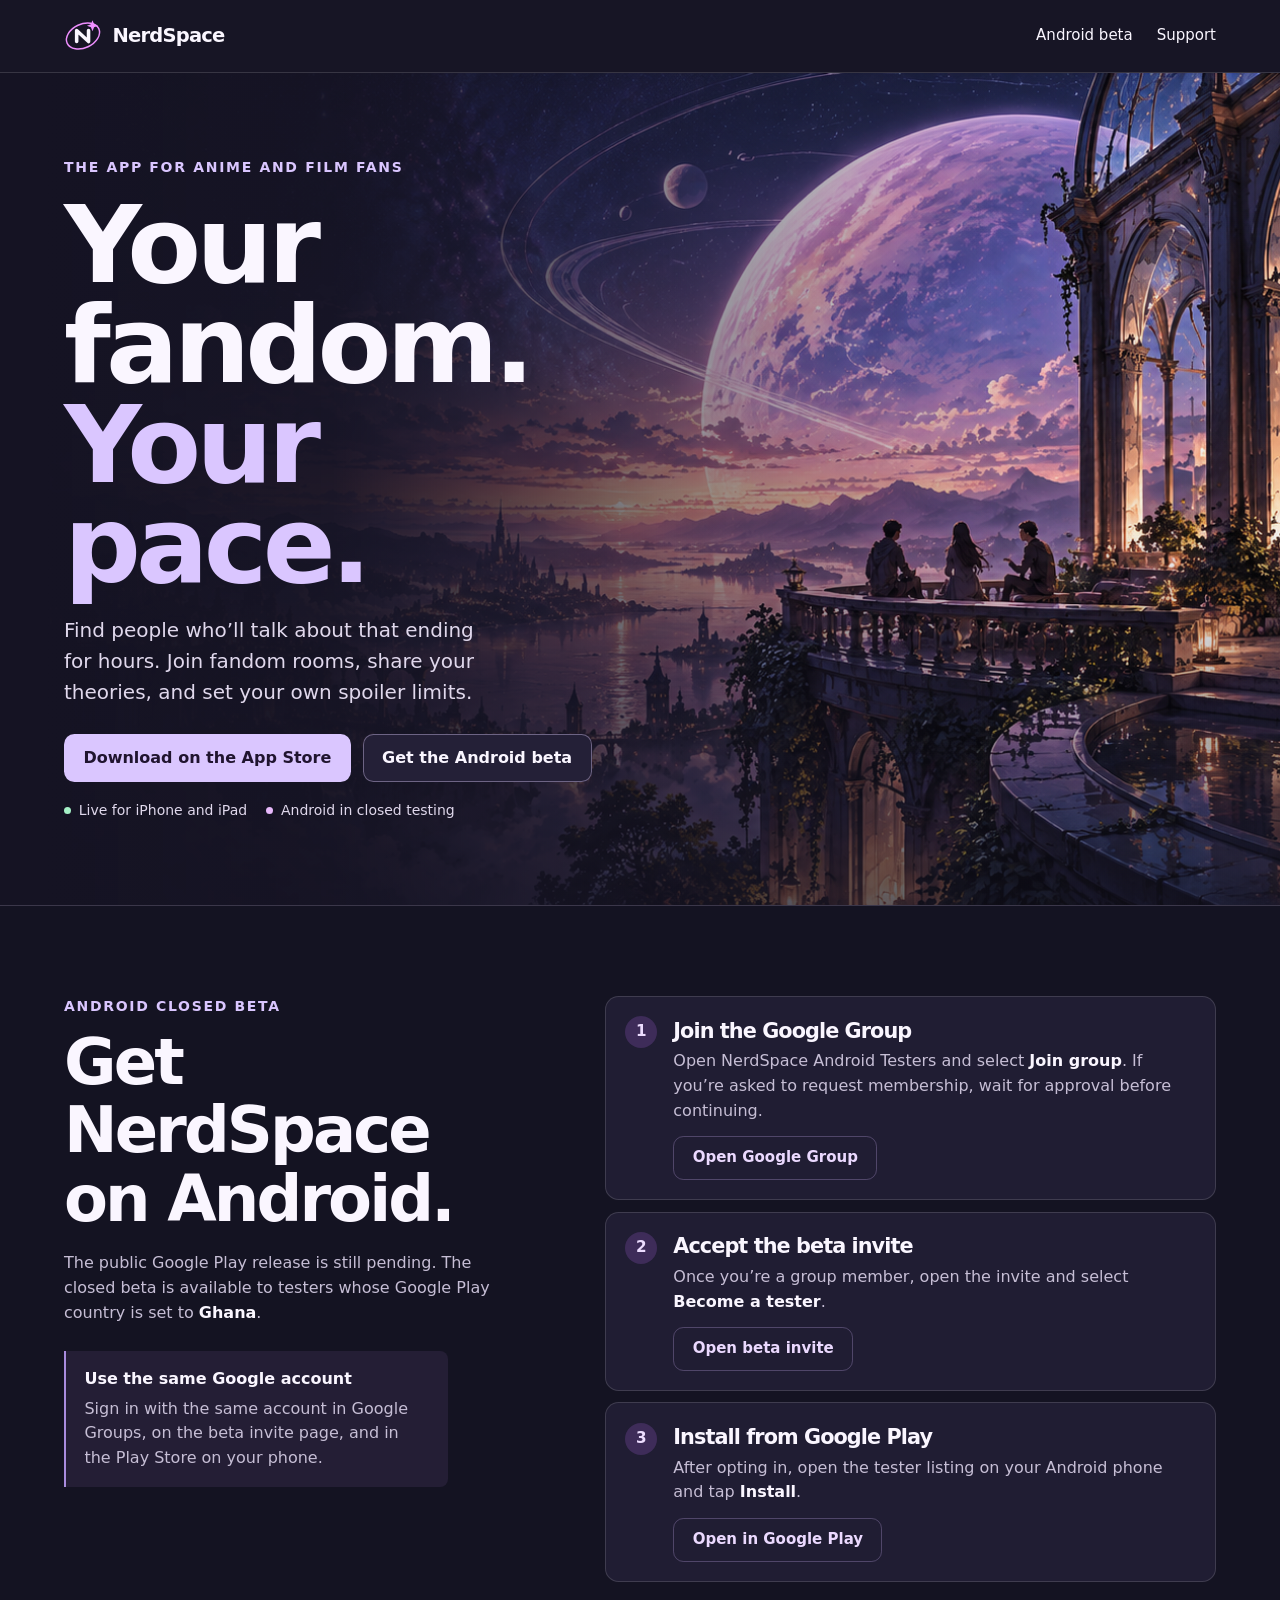
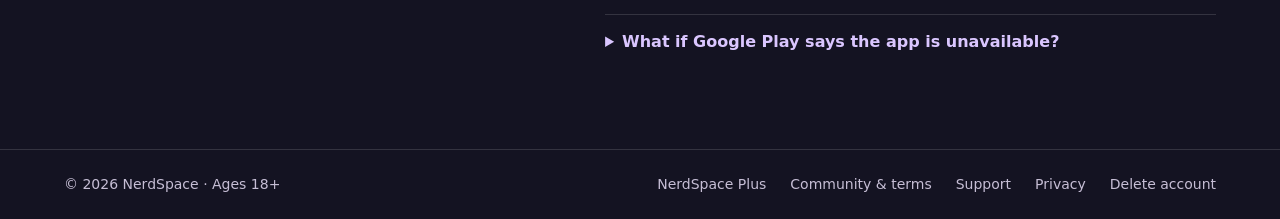
<file: index.html>
<!doctype html>
<html lang="en">
<head>
  <meta charset="utf-8">
  <meta name="viewport" content="width=device-width, initial-scale=1">
  <meta http-equiv="Content-Security-Policy" content="default-src 'none'; style-src 'self'; img-src 'self'; base-uri 'none'; form-action 'none'">
  <meta name="description" content="NerdSpace is a home for anime and film fans. Get the app for iPhone on the App Store or join the closed Android beta in Ghana.">
  <meta property="og:type" content="website">
  <meta property="og:title" content="NerdSpace · Your fandom. Your pace.">
  <meta property="og:description" content="A home for anime and film fans. Live on the App Store, with a closed Android beta in Ghana.">
  <meta property="og:url" content="https://junior-99.github.io/nerdspace-site/">
  <meta property="og:image" content="https://junior-99.github.io/nerdspace-site/assets/nerdspace-observatory.png">
  <title>NerdSpace · Your fandom. Your pace.</title>
  <link rel="canonical" href="https://junior-99.github.io/nerdspace-site/">
  <link rel="icon" href="./assets/logo.svg" type="image/svg+xml">
  <link rel="stylesheet" href="./assets/landing.css">
</head>
<body>
  <a class="skip-link" href="#main">Skip to content</a>
  <header class="site-header">
    <nav class="container header-inner" aria-label="Main">
      <a class="wordmark" href="./"><img src="./assets/logo.svg" alt="" width="38" height="38">NerdSpace</a>
      <div class="navigation">
        <a href="#android">Android beta</a>
        <a href="./support/">Support</a>
      </div>
    </nav>
  </header>

  <main id="main">
    <section class="launch" aria-labelledby="launch-title">
      <picture class="launch-art">
        <img src="./assets/nerdspace-observatory.png" alt="" width="1916" height="821" fetchpriority="high">
      </picture>
      <div class="container launch-content">
        <div class="launch-copy">
          <p class="eyebrow">The app for anime and film fans</p>
          <h1 id="launch-title">Your fandom.<br><em>Your pace.</em></h1>
          <p class="intro">Find people who’ll talk about that ending for hours. Join fandom rooms, share your theories, and set your own spoiler limits.</p>
          <div class="launch-actions">
            <a class="button button-primary" href="https://apps.apple.com/app/nerdspace/id6827455402">Download on the App Store</a>
            <a class="button button-secondary" href="#android">Get the Android beta</a>
          </div>
          <p class="availability"><span>Live for iPhone and iPad</span><span>Android in closed testing</span></p>
        </div>
      </div>
    </section>

    <section id="android" class="container beta" aria-labelledby="beta-title">
      <div class="beta-intro">
        <p class="eyebrow">Android closed beta</p>
        <h2 id="beta-title">Get NerdSpace<br>on Android.</h2>
        <p>The public Google Play release is still pending. The closed beta is available to testers whose Google Play country is set to <strong>Ghana</strong>.</p>
        <aside class="account-tip">
          <strong>Use the same Google account</strong>
          <p>Sign in with the same account in Google Groups, on the beta invite page, and in the Play Store on your phone.</p>
        </aside>
      </div>

      <ol class="steps" role="list">
        <li>
          <span class="step-number" aria-hidden="true">1</span>
          <div>
            <h3>Join the Google Group</h3>
            <p>Open NerdSpace Android Testers and select <strong>Join group</strong>. If you’re asked to request membership, wait for approval before continuing.</p>
            <a class="button step-button" href="https://groups.google.com/g/nerdspace-android-testers" target="_blank" rel="noopener">Open Google Group<span class="sr-only"> (opens in a new tab)</span></a>
          </div>
        </li>
        <li>
          <span class="step-number" aria-hidden="true">2</span>
          <div>
            <h3>Accept the beta invite</h3>
            <p>Once you’re a group member, open the invite and select <strong>Become a tester</strong>.</p>
            <a class="button step-button" href="https://play.google.com/apps/testing/com.theomj.nerdspace" target="_blank" rel="noopener">Open beta invite<span class="sr-only"> (opens in a new tab)</span></a>
          </div>
        </li>
        <li>
          <span class="step-number" aria-hidden="true">3</span>
          <div>
            <h3>Install from Google Play</h3>
            <p>After opting in, open the tester listing on your Android phone and tap <strong>Install</strong>.</p>
            <a class="button step-button" href="https://play.google.com/store/apps/details?id=com.theomj.nerdspace">Open in Google Play</a>
          </div>
        </li>
      </ol>

      <details class="beta-help">
        <summary>What if Google Play says the app is unavailable?</summary>
        <p>Check that your Google Group membership is active, the invite says you’re a tester, and your Play Store account is set to Ghana. If you just opted in, give Google Play a few minutes and try again. <a href="./support/">Contact NerdSpace support</a> if you’re still stuck.</p>
      </details>
    </section>
  </main>

  <footer class="site-footer">
    <div class="container footer-inner">
      <span>© 2026 NerdSpace · Ages 18+</span>
      <nav aria-label="Footer">
        <a href="./plus/">NerdSpace Plus</a>
        <a href="./community/">Community &amp; terms</a>
        <a href="./support/">Support</a>
        <a href="./privacy/">Privacy</a>
        <a href="./delete-account/">Delete account</a>
      </nav>
    </div>
  </footer>
</body>
</html>
</file>
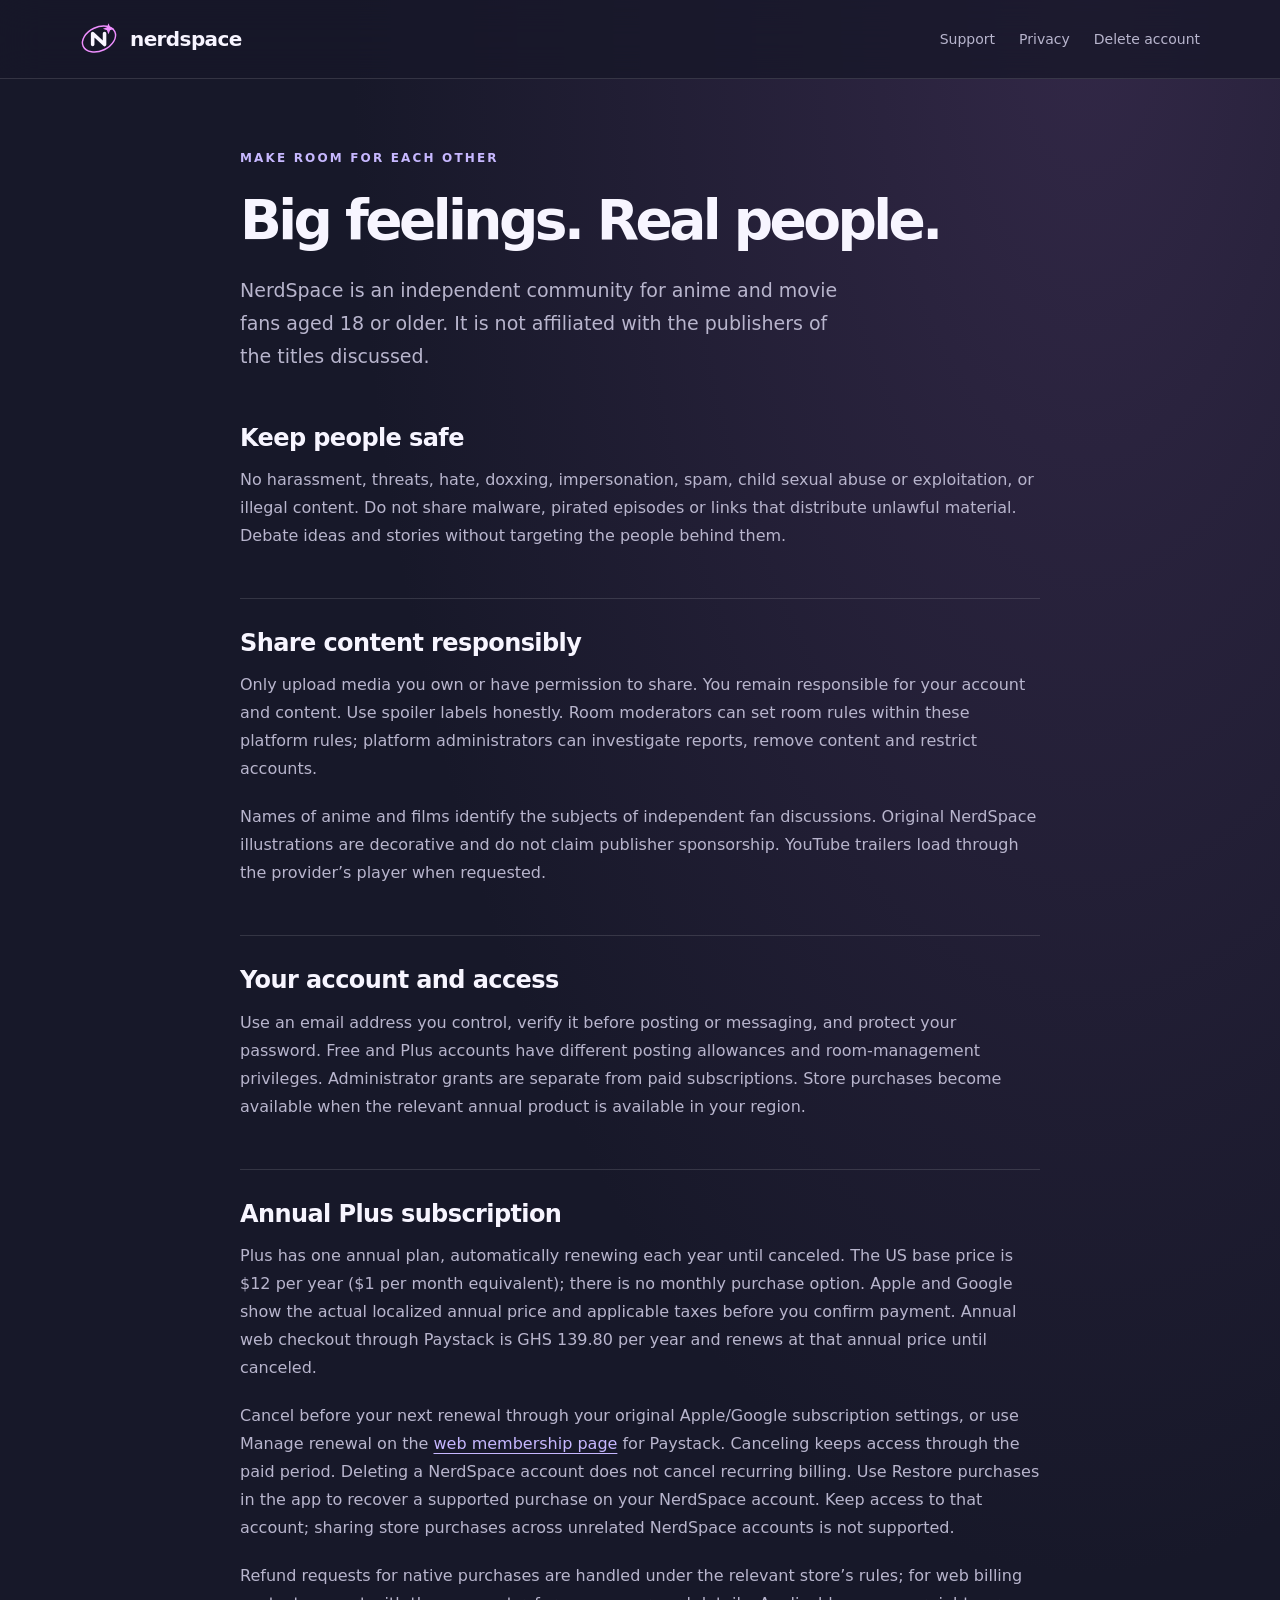
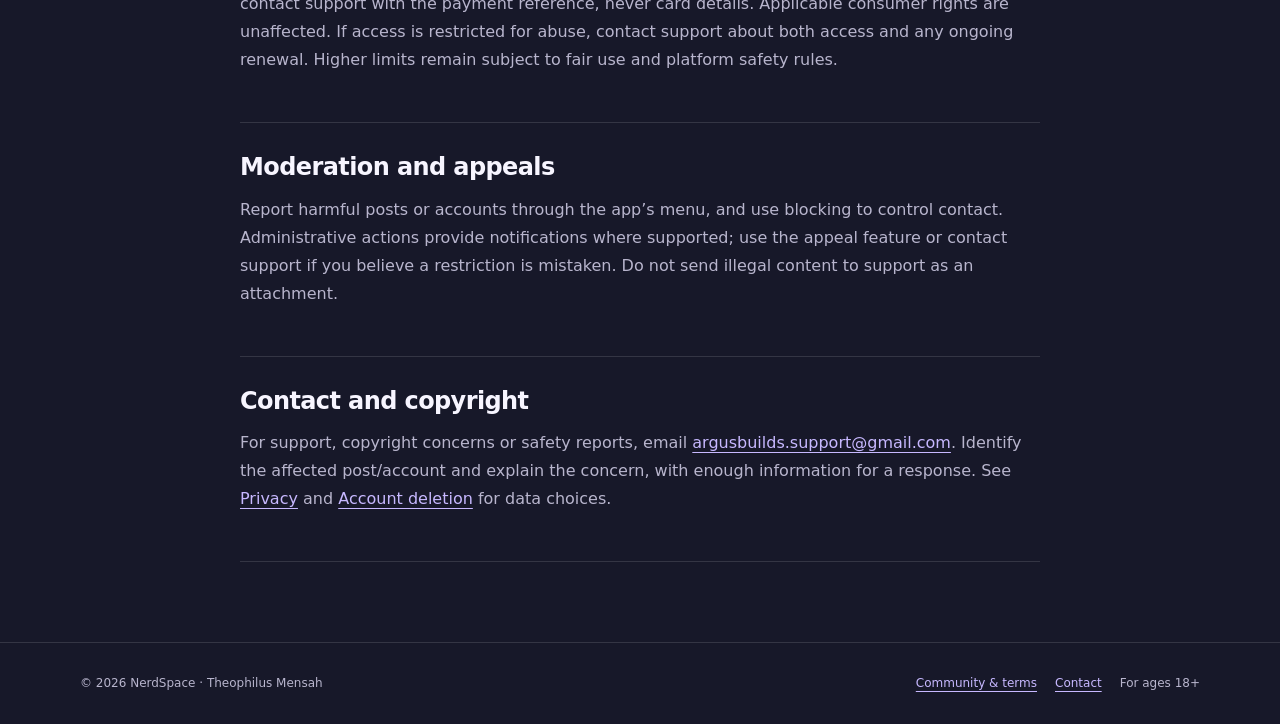
<file: community/index.html>
<!doctype html>
<html lang="en">
  <head>
    <meta charset="utf-8" />
<meta http-equiv="Content-Security-Policy" content="default-src 'self'; script-src 'self' https://www.gstatic.com; style-src 'self' 'unsafe-inline'; img-src 'self' data:; font-src 'self'; connect-src 'self' https://identitytoolkit.googleapis.com https://securetoken.googleapis.com https://firebaseinstallations.googleapis.com https://us-central1-nerdspace-junior-2026.cloudfunctions.net; frame-src https://nerdspace-junior-2026.firebaseapp.com; object-src 'none'; base-uri 'self'; form-action 'self'; upgrade-insecure-requests">
    <meta name="viewport" content="width=device-width,initial-scale=1" />
    <meta
      name="description"
      content="NerdSpace — anime and movie communities, support, privacy and account help."
    />
    <title>Community and terms · NerdSpace</title>
    <link rel="icon" href="../assets/logo.svg" />
    <link rel="stylesheet" href="../assets/site.css" />
  </head>
  <body>
    <a class="skip" href="#main">Skip to content</a>
    <header>
      <nav class="wrap" aria-label="Main">
        <a class="brand" href="../"
          ><img
            src="../assets/logo.svg"
            alt=""
            width="38"
            height="38"
          />nerdspace</a
        >
        <div class="links">
          <a href="../support/">Support</a><a href="../privacy/">Privacy</a
          ><a href="../delete-account/">Delete account</a>
        </div>
      </nav>
    </header>
    <main class="wrap" id="main">
      <article class="page">
        <span class="eyebrow">Make room for each other</span>
        <h1>Big feelings. Real people.</h1>
        <p class="lead">
          NerdSpace is an independent community for anime and movie fans aged 18
          or older. It is not affiliated with the publishers of the titles
          discussed.
        </p>
        <section>
          <h2>Keep people safe</h2>
          <p>
            No harassment, threats, hate, doxxing, impersonation, spam, child
            sexual abuse or exploitation, or illegal content. Do not share
            malware, pirated episodes or links that distribute unlawful
            material. Debate ideas and stories without targeting the people
            behind them.
          </p>
        </section>
        <section>
          <h2>Share content responsibly</h2>
          <p>
            Only upload media you own or have permission to share. You remain
            responsible for your account and content. Use spoiler labels
            honestly. Room moderators can set room rules within these platform
            rules; platform administrators can investigate reports, remove
            content and restrict accounts.
          </p>
          <p>
            Names of anime and films identify the subjects of independent fan
            discussions. Original NerdSpace illustrations are decorative and do
            not claim publisher sponsorship. YouTube trailers load through the
            provider’s player when requested.
          </p>
        </section>
        <section>
          <h2>Your account and access</h2>
          <p>
            Use an email address you control, verify it before posting or
            messaging, and protect your password. Free and Plus accounts have
            different posting allowances and room-management privileges.
            Administrator grants are separate from paid subscriptions. Store
            purchases become available when the relevant annual product is
            available in your region.
          </p>
        </section>
        <section>
          <h2>Annual Plus subscription</h2>
          <p>
            Plus has one annual plan, automatically renewing each year until
            canceled. The US base price is $12 per year ($1 per month
            equivalent); there is no monthly purchase option. Apple and Google
            show the actual localized annual price and applicable taxes before
            you confirm payment. Annual web checkout through Paystack is GHS
            139.80 per year and renews at that annual price until canceled.
          </p>
          <p>
            Cancel before your next renewal through your original Apple/Google
            subscription settings, or use Manage renewal on the
            <a href="../plus/">web membership page</a> for Paystack. Canceling
            keeps access through the paid period. Deleting a NerdSpace account
            does not cancel recurring billing. Use Restore purchases in the app
            to recover a supported purchase on your NerdSpace account. Keep
            access to that account; sharing store purchases across unrelated
            NerdSpace accounts is not supported.
          </p>
          <p>
            Refund requests for native purchases are handled under the relevant
            store’s rules; for web billing contact support with the payment
            reference, never card details. Applicable consumer rights are
            unaffected. If access is restricted for abuse, contact support about
            both access and any ongoing renewal. Higher limits remain subject to
            fair use and platform safety rules.
          </p>
        </section>
        <section>
          <h2>Moderation and appeals</h2>
          <p>
            Report harmful posts or accounts through the app’s menu, and use
            blocking to control contact. Administrative actions provide
            notifications where supported; use the appeal feature or contact
            support if you believe a restriction is mistaken. Do not send
            illegal content to support as an attachment.
          </p>
        </section>
        <section>
          <h2>Contact and copyright</h2>
          <p>
            For support, copyright concerns or safety reports, email
            <a href="mailto:argusbuilds.support@gmail.com"
              >argusbuilds.support@gmail.com</a
            >. Identify the affected post/account and explain the concern, with
            enough information for a response. See
            <a href="../privacy/">Privacy</a> and
            <a href="../delete-account/">Account deletion</a> for data choices.
          </p>
        </section>
      </article>
    </main>
    <footer>
      <div class="wrap foot">
        <span>© 2026 NerdSpace · Theophilus Mensah</span>
        <div>
          <a href="../community/">Community &amp; terms</a
          ><a href="mailto:argusbuilds.support@gmail.com">Contact</a
          ><span>For ages 18+</span>
        </div>
      </div>
    </footer>
  </body>
</html>
</file>
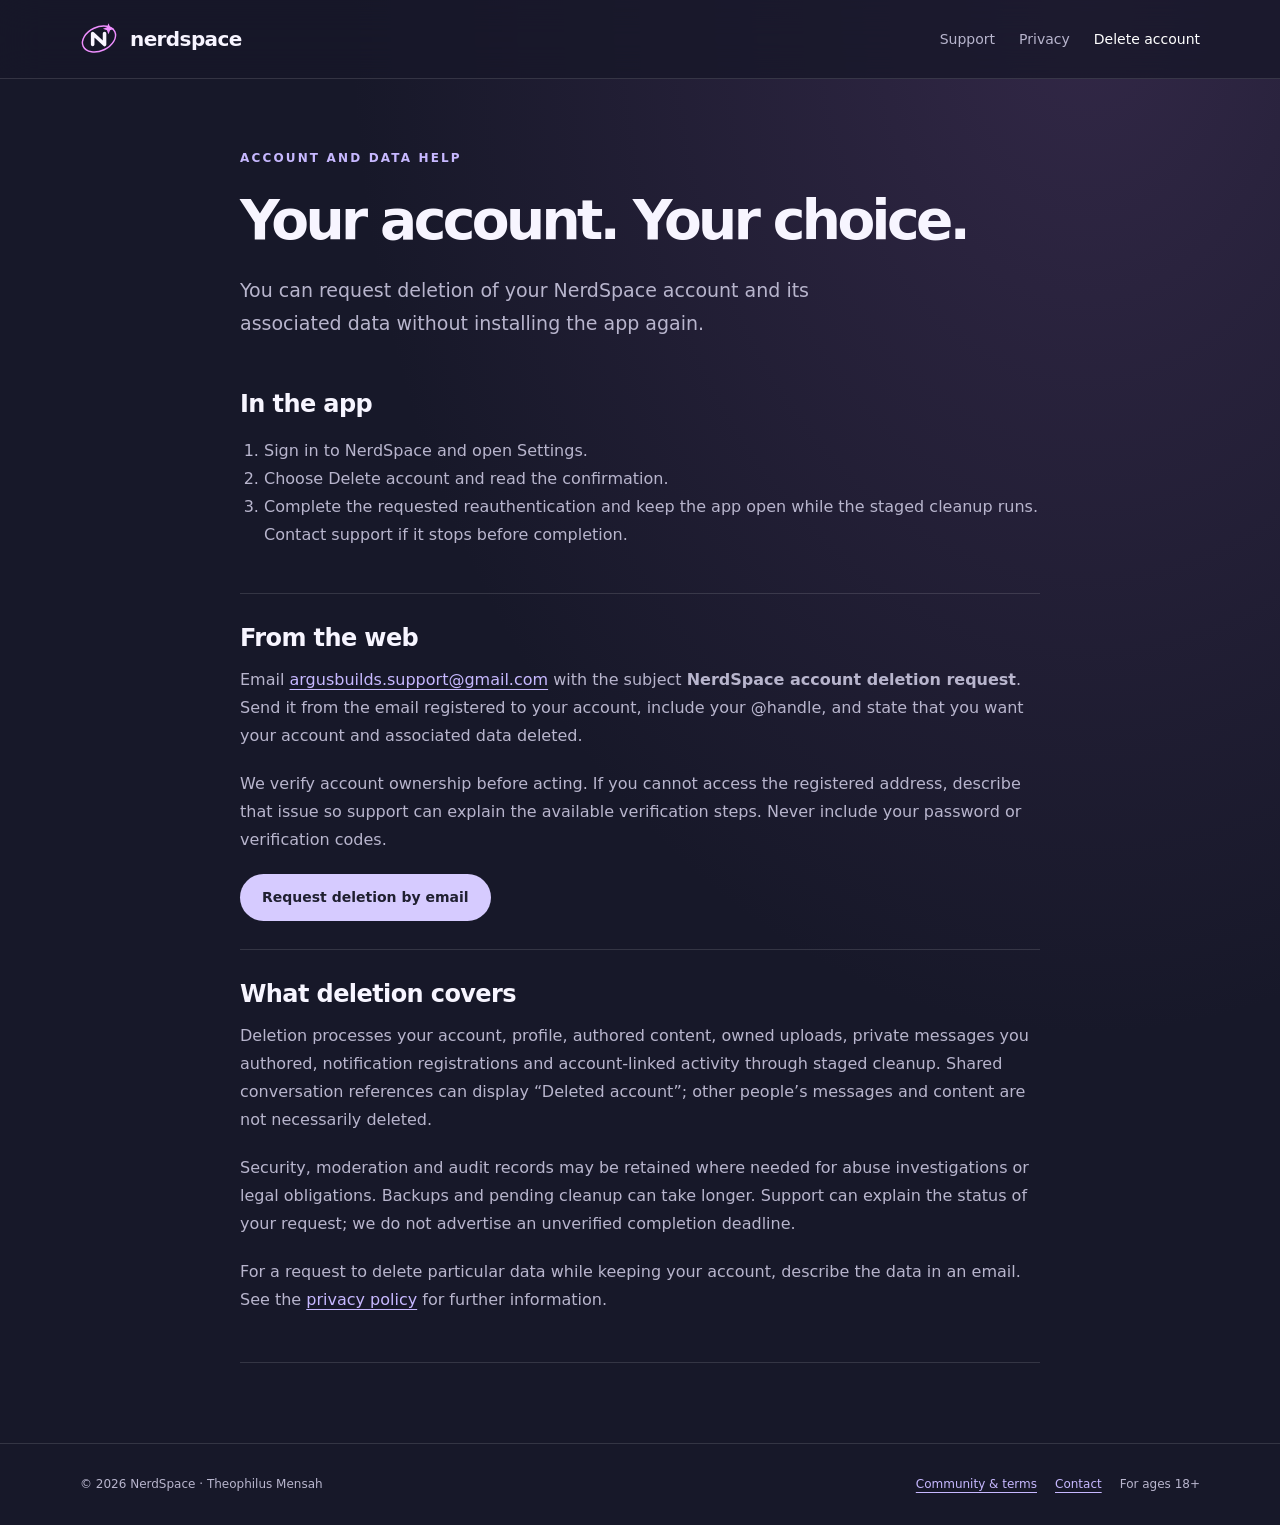
<file: delete-account/index.html>
<!doctype html><html lang="en"><head><meta charset="utf-8">
<meta http-equiv="Content-Security-Policy" content="default-src 'self'; script-src 'self' https://www.gstatic.com; style-src 'self' 'unsafe-inline'; img-src 'self' data:; font-src 'self'; connect-src 'self' https://identitytoolkit.googleapis.com https://securetoken.googleapis.com https://firebaseinstallations.googleapis.com https://us-central1-nerdspace-junior-2026.cloudfunctions.net; frame-src https://nerdspace-junior-2026.firebaseapp.com; object-src 'none'; base-uri 'self'; form-action 'self'; upgrade-insecure-requests"><meta name="viewport" content="width=device-width,initial-scale=1"><meta name="description" content="NerdSpace — anime and movie communities, support, privacy and account help."><title>Delete your account · NerdSpace</title><link rel="icon" href="../assets/logo.svg"><link rel="stylesheet" href="../assets/site.css"></head><body><a class="skip" href="#main">Skip to content</a><header><nav class="wrap" aria-label="Main"><a class="brand" href="../"><img src="../assets/logo.svg" alt="" width="38" height="38">nerdspace</a><div class="links"><a href="../support/">Support</a><a href="../privacy/">Privacy</a><a href="../delete-account/" aria-current="page">Delete account</a></div></nav></header><main class="wrap" id="main"><article class="page"><span class="eyebrow">Account and data help</span><h1>Your account. Your choice.</h1><p class="lead">You can request deletion of your NerdSpace account and its associated data without installing the app again.</p><section><h2>In the app</h2><ol><li>Sign in to NerdSpace and open Settings.</li><li>Choose Delete account and read the confirmation.</li><li>Complete the requested reauthentication and keep the app open while the staged cleanup runs. Contact support if it stops before completion.</li></ol></section><section><h2>From the web</h2><p>Email <a href="mailto:argusbuilds.support@gmail.com?subject=NerdSpace%20account%20deletion%20request">argusbuilds.support@gmail.com</a> with the subject <strong>NerdSpace account deletion request</strong>. Send it from the email registered to your account, include your @handle, and state that you want your account and associated data deleted.</p><p>We verify account ownership before acting. If you cannot access the registered address, describe that issue so support can explain the available verification steps. Never include your password or verification codes.</p><a class="pill" href="mailto:argusbuilds.support@gmail.com?subject=NerdSpace%20account%20deletion%20request">Request deletion by email</a></section><section><h2>What deletion covers</h2><p>Deletion processes your account, profile, authored content, owned uploads, private messages you authored, notification registrations and account-linked activity through staged cleanup. Shared conversation references can display “Deleted account”; other people’s messages and content are not necessarily deleted.</p><p>Security, moderation and audit records may be retained where needed for abuse investigations or legal obligations. Backups and pending cleanup can take longer. Support can explain the status of your request; we do not advertise an unverified completion deadline.</p><p>For a request to delete particular data while keeping your account, describe the data in an email. See the <a href="../privacy/">privacy policy</a> for further information.</p></section></article></main><footer><div class="wrap foot"><span>© 2026 NerdSpace · Theophilus Mensah</span><div><a href="../community/">Community &amp; terms</a><a href="mailto:argusbuilds.support@gmail.com">Contact</a><span>For ages 18+</span></div></div></footer></body></html>
</file>
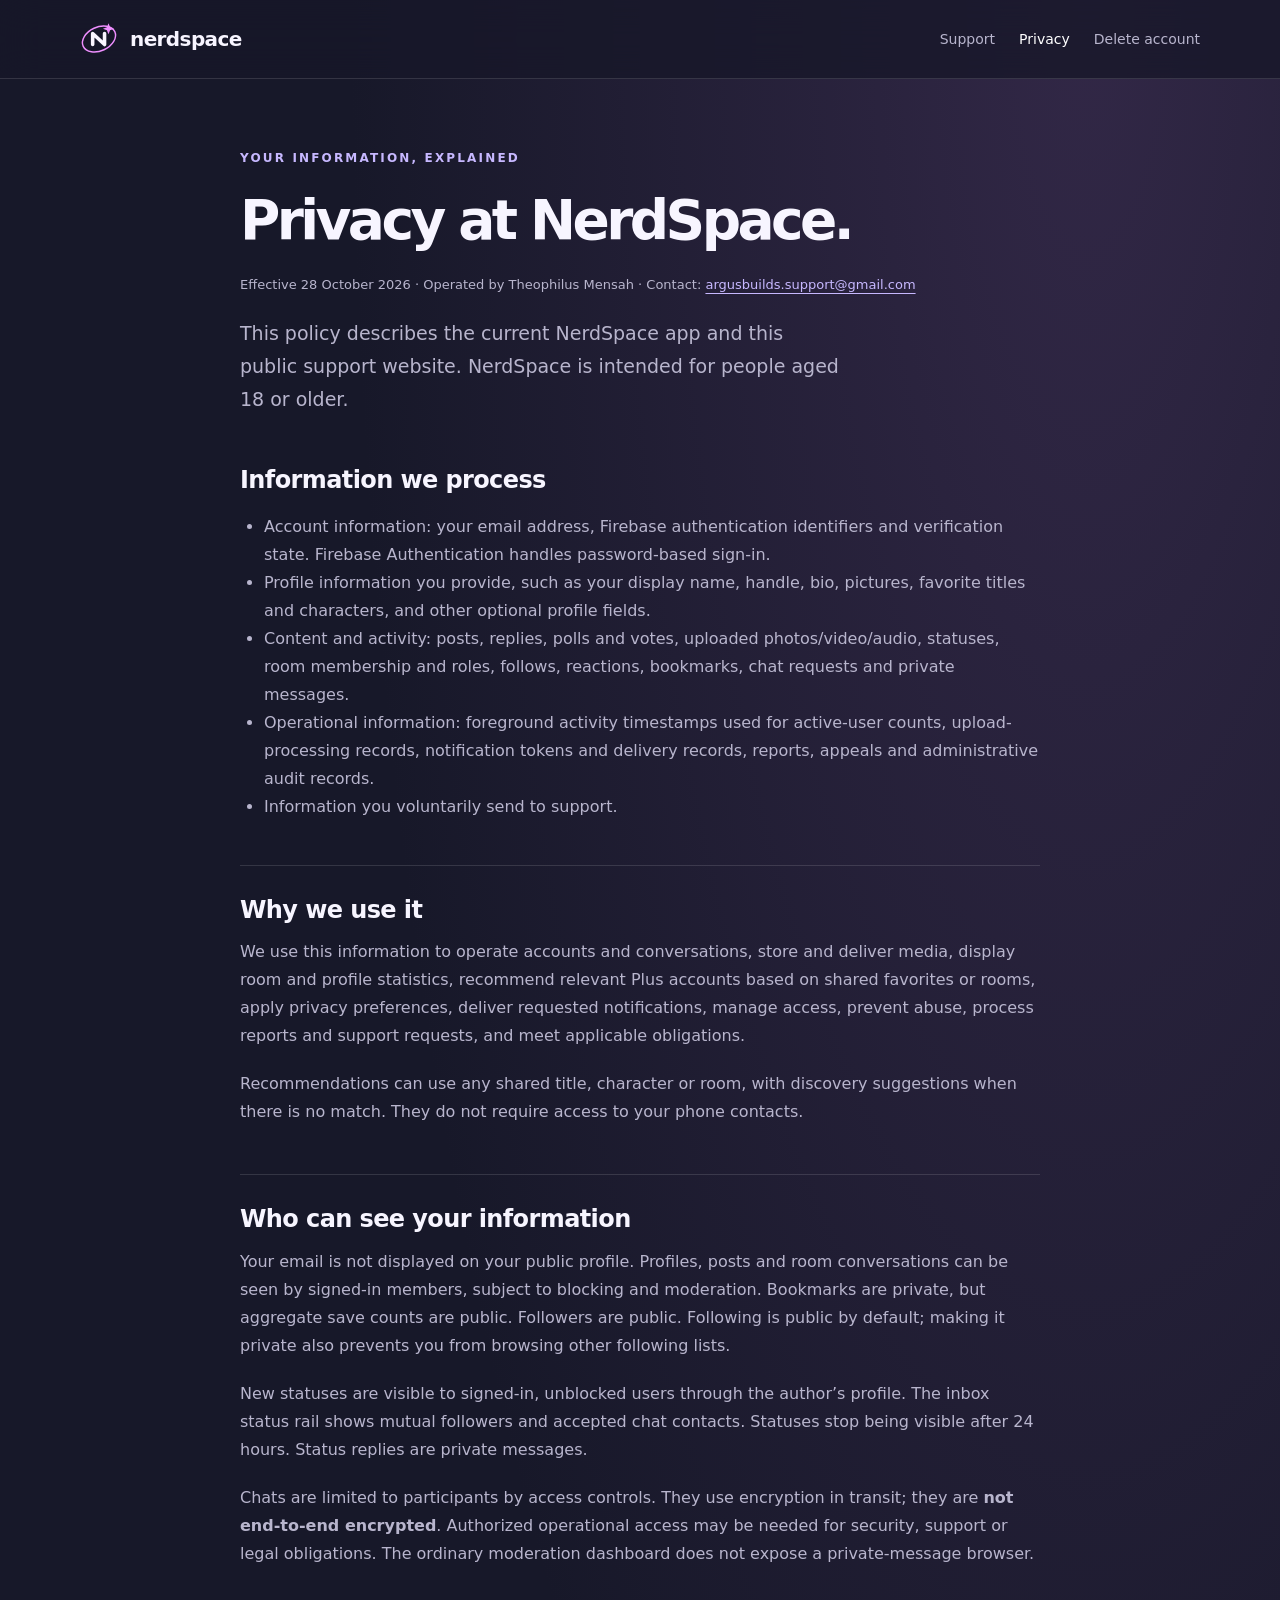
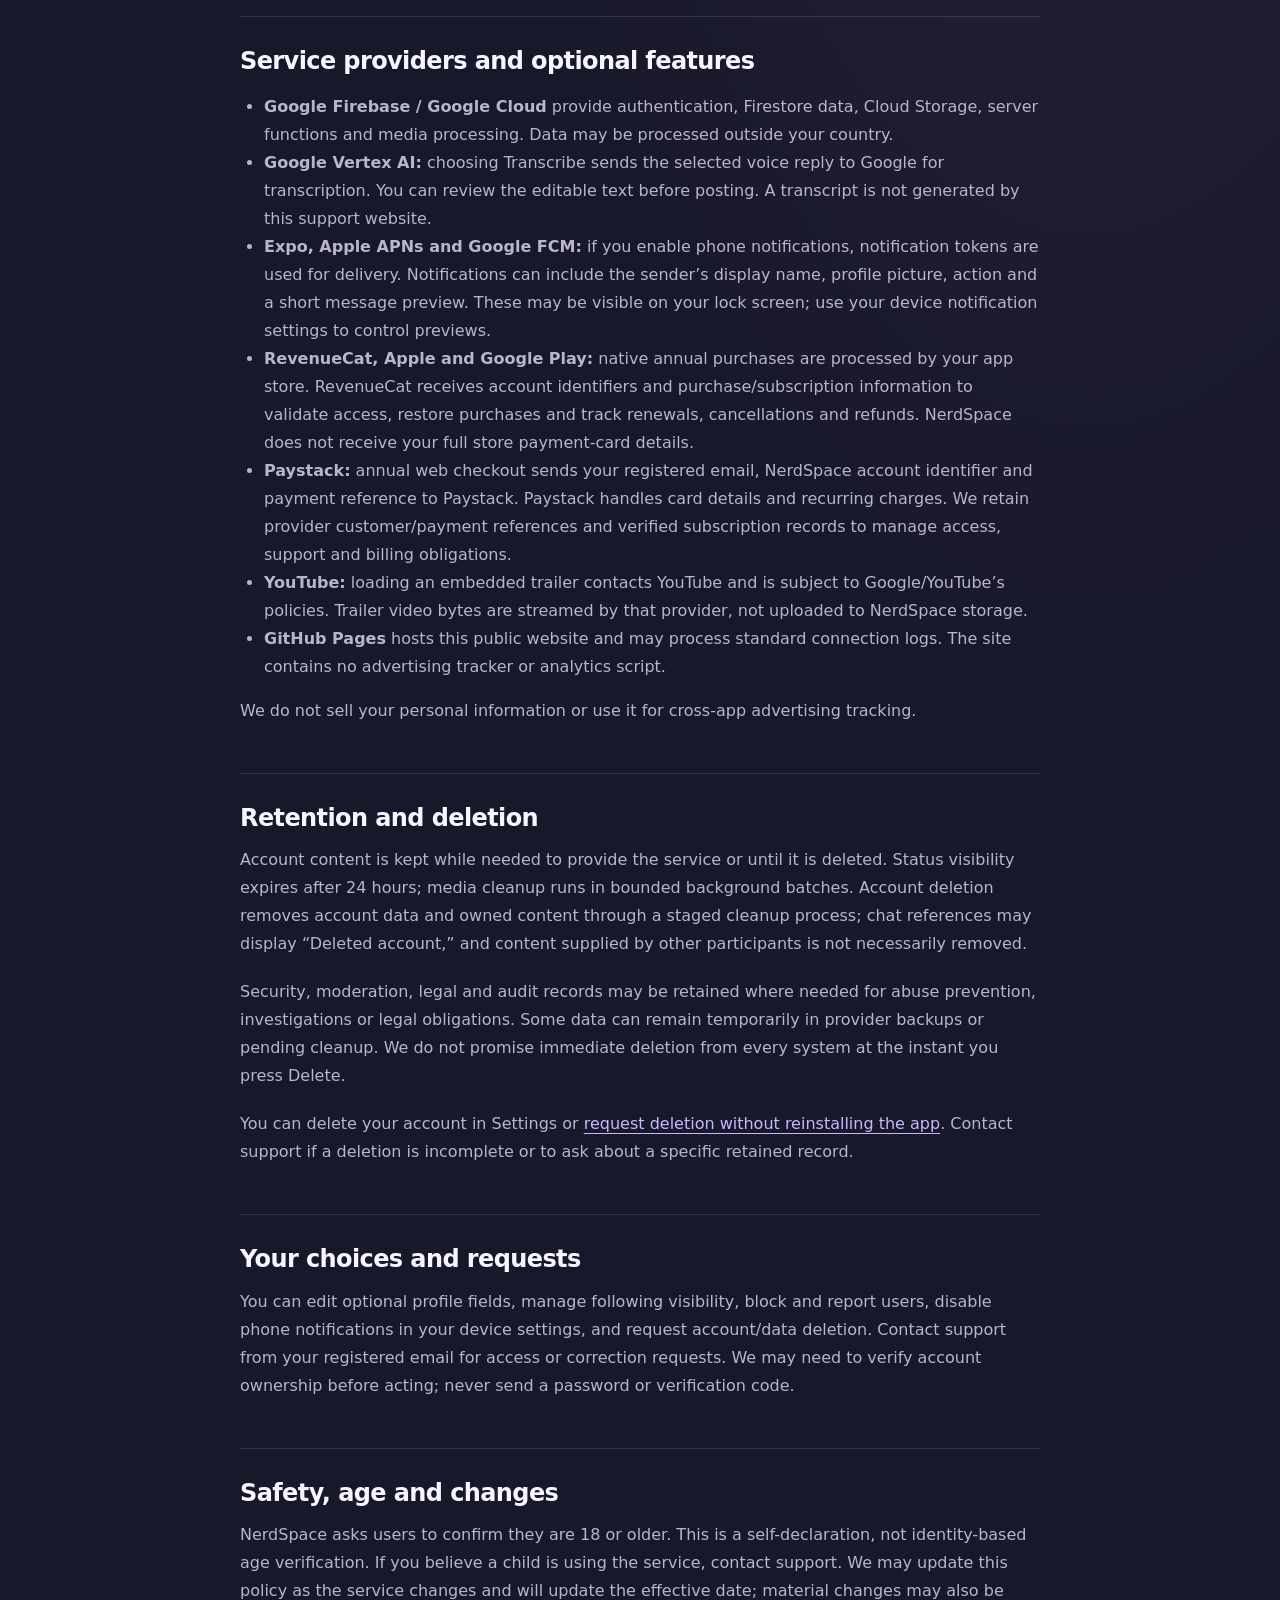
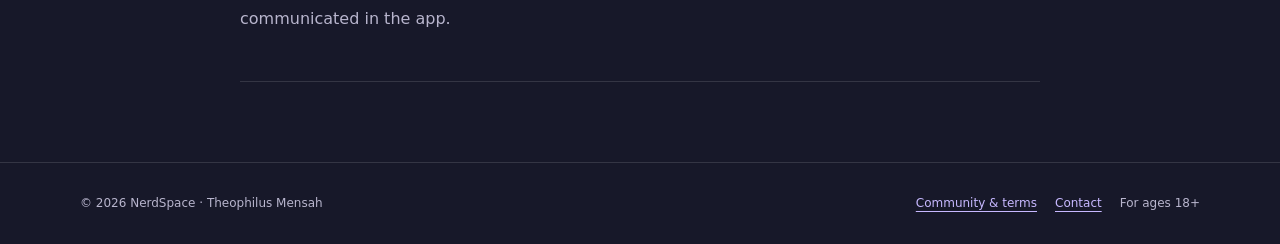
<file: privacy/index.html>
<!doctype html>
<html lang="en">
  <head>
    <meta charset="utf-8" />
<meta http-equiv="Content-Security-Policy" content="default-src 'self'; script-src 'self' https://www.gstatic.com; style-src 'self' 'unsafe-inline'; img-src 'self' data:; font-src 'self'; connect-src 'self' https://identitytoolkit.googleapis.com https://securetoken.googleapis.com https://firebaseinstallations.googleapis.com https://us-central1-nerdspace-junior-2026.cloudfunctions.net; frame-src https://nerdspace-junior-2026.firebaseapp.com; object-src 'none'; base-uri 'self'; form-action 'self'; upgrade-insecure-requests">
    <meta name="viewport" content="width=device-width,initial-scale=1" />
    <meta
      name="description"
      content="NerdSpace — anime and movie communities, support, privacy and account help."
    />
    <title>Privacy policy · NerdSpace</title>
    <link rel="icon" href="../assets/logo.svg" />
    <link rel="stylesheet" href="../assets/site.css" />
  </head>
  <body>
    <a class="skip" href="#main">Skip to content</a>
    <header>
      <nav class="wrap" aria-label="Main">
        <a class="brand" href="../"
          ><img
            src="../assets/logo.svg"
            alt=""
            width="38"
            height="38"
          />nerdspace</a
        >
        <div class="links">
          <a href="../support/">Support</a
          ><a href="../privacy/" aria-current="page">Privacy</a
          ><a href="../delete-account/">Delete account</a>
        </div>
      </nav>
    </header>
    <main class="wrap" id="main">
      <article class="page">
        <span class="eyebrow">Your information, explained</span>
        <h1>Privacy at NerdSpace.</h1>
        <p class="meta">
          Effective 28 October 2026 · Operated by Theophilus Mensah · Contact:
          <a href="mailto:argusbuilds.support@gmail.com">argusbuilds.support@gmail.com</a>
        </p>
        <p class="lead">
          This policy describes the current NerdSpace app and this public
          support website. NerdSpace is intended for people aged 18 or older.
        </p>
        <section>
          <h2>Information we process</h2>
          <ul>
            <li>
              Account information: your email address, Firebase authentication
              identifiers and verification state. Firebase Authentication
              handles password-based sign-in.
            </li>
            <li>
              Profile information you provide, such as your display name,
              handle, bio, pictures, favorite titles and characters, and other
              optional profile fields.
            </li>
            <li>
              Content and activity: posts, replies, polls and votes, uploaded
              photos/video/audio, statuses, room membership and roles, follows,
              reactions, bookmarks, chat requests and private messages.
            </li>
            <li>
              Operational information: foreground activity timestamps used for
              active-user counts, upload-processing records, notification tokens
              and delivery records, reports, appeals and administrative audit
              records.
            </li>
            <li>Information you voluntarily send to support.</li>
          </ul>
        </section>
        <section>
          <h2>Why we use it</h2>
          <p>
            We use this information to operate accounts and conversations, store
            and deliver media, display room and profile statistics, recommend
            relevant Plus accounts based on shared favorites or rooms, apply
            privacy preferences, deliver requested notifications, manage access,
            prevent abuse, process reports and support requests, and meet
            applicable obligations.
          </p>
          <p>
            Recommendations can use any shared title, character or room, with
            discovery suggestions when there is no match. They do not require
            access to your phone contacts.
          </p>
        </section>
        <section>
          <h2>Who can see your information</h2>
          <p>
            Your email is not displayed on your public profile. Profiles, posts
            and room conversations can be seen by signed-in members, subject to
            blocking and moderation. Bookmarks are private, but aggregate save
            counts are public. Followers are public. Following is public by
            default; making it private also prevents you from browsing other
            following lists.
          </p>
          <p>
            New statuses are visible to signed-in, unblocked users through the
            author’s profile. The inbox status rail shows mutual followers and
            accepted chat contacts. Statuses stop being visible after 24 hours.
            Status replies are private messages.
          </p>
          <p>
            Chats are limited to participants by access controls. They use
            encryption in transit; they are
            <strong>not end-to-end encrypted</strong>. Authorized operational
            access may be needed for security, support or legal obligations. The
            ordinary moderation dashboard does not expose a private-message
            browser.
          </p>
        </section>
        <section>
          <h2>Service providers and optional features</h2>
          <ul>
            <li>
              <strong>Google Firebase / Google Cloud</strong> provide
              authentication, Firestore data, Cloud Storage, server functions
              and media processing. Data may be processed outside your country.
            </li>
            <li>
              <strong>Google Vertex AI:</strong> choosing Transcribe sends the
              selected voice reply to Google for transcription. You can review
              the editable text before posting. A transcript is not generated by
              this support website.
            </li>
            <li>
              <strong>Expo, Apple APNs and Google FCM:</strong> if you enable
              phone notifications, notification tokens are used for delivery.
              Notifications can include the sender’s display name, profile
              picture, action and a short message preview. These may be visible
              on your lock screen; use your device notification settings to
              control previews.
            </li>
            <li>
              <strong>RevenueCat, Apple and Google Play:</strong> native annual
              purchases are processed by your app store. RevenueCat receives
              account identifiers and purchase/subscription information to
              validate access, restore purchases and track renewals,
              cancellations and refunds. NerdSpace does not receive your full
              store payment-card details.
            </li>
            <li>
              <strong>Paystack:</strong> annual web checkout sends your
              registered email, NerdSpace account identifier and payment
              reference to Paystack. Paystack handles card details and recurring
              charges. We retain provider customer/payment references and
              verified subscription records to manage access, support and
              billing obligations.
            </li>
            <li>
              <strong>YouTube:</strong> loading an embedded trailer contacts
              YouTube and is subject to Google/YouTube’s policies. Trailer video
              bytes are streamed by that provider, not uploaded to NerdSpace
              storage.
            </li>
            <li>
              <strong>GitHub Pages</strong> hosts this public website and may
              process standard connection logs. The site contains no advertising
              tracker or analytics script.
            </li>
          </ul>
          <p>
            We do not sell your personal information or use it for cross-app
            advertising tracking.
          </p>
        </section>
        <section>
          <h2>Retention and deletion</h2>
          <p>
            Account content is kept while needed to provide the service or until
            it is deleted. Status visibility expires after 24 hours; media
            cleanup runs in bounded background batches. Account deletion removes
            account data and owned content through a staged cleanup process;
            chat references may display “Deleted account,” and content supplied
            by other participants is not necessarily removed.
          </p>
          <p>
            Security, moderation, legal and audit records may be retained where
            needed for abuse prevention, investigations or legal obligations.
            Some data can remain temporarily in provider backups or pending
            cleanup. We do not promise immediate deletion from every system at
            the instant you press Delete.
          </p>
          <p>
            You can delete your account in Settings or
            <a href="../delete-account/"
              >request deletion without reinstalling the app</a
            >. Contact support if a deletion is incomplete or to ask about a
            specific retained record.
          </p>
        </section>
        <section>
          <h2>Your choices and requests</h2>
          <p>
            You can edit optional profile fields, manage following visibility,
            block and report users, disable phone notifications in your device
            settings, and request account/data deletion. Contact support from
            your registered email for access or correction requests. We may need
            to verify account ownership before acting; never send a password or
            verification code.
          </p>
        </section>
        <section>
          <h2>Safety, age and changes</h2>
          <p>
            NerdSpace asks users to confirm they are 18 or older. This is a
            self-declaration, not identity-based age verification. If you
            believe a child is using the service, contact support. We may update
            this policy as the service changes and will update the effective
            date; material changes may also be communicated in the app.
          </p>
        </section>
      </article>
    </main>
    <footer>
      <div class="wrap foot">
        <span>© 2026 NerdSpace · Theophilus Mensah</span>
        <div>
          <a href="../community/">Community &amp; terms</a
          ><a href="mailto:argusbuilds.support@gmail.com">Contact</a
          ><span>For ages 18+</span>
        </div>
      </div>
    </footer>
  </body>
</html>
</file>
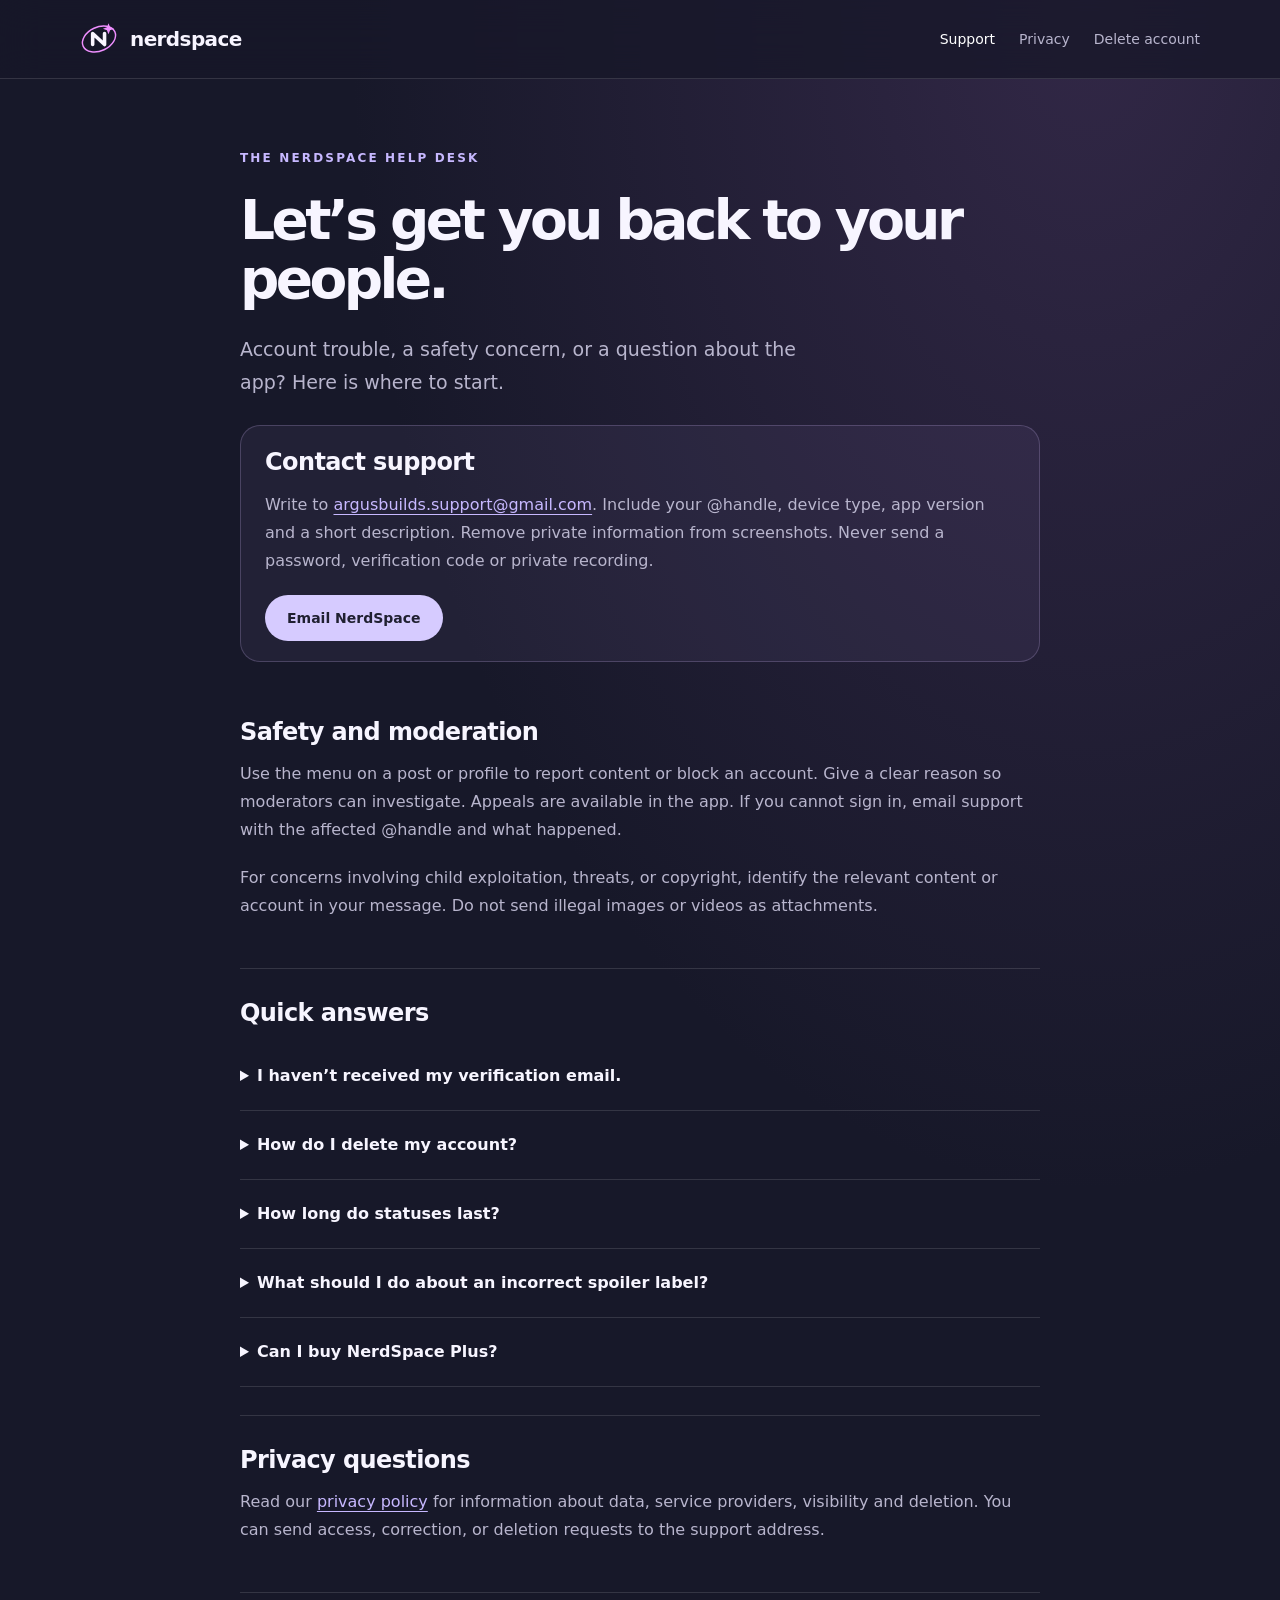
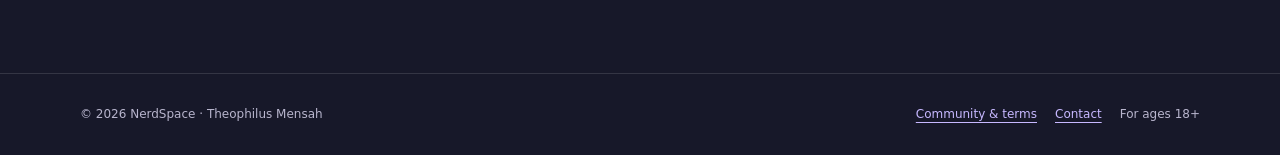
<file: support/index.html>
<!doctype html><html lang="en"><head><meta charset="utf-8">
<meta http-equiv="Content-Security-Policy" content="default-src 'self'; script-src 'self' https://www.gstatic.com; style-src 'self' 'unsafe-inline'; img-src 'self' data:; font-src 'self'; connect-src 'self' https://identitytoolkit.googleapis.com https://securetoken.googleapis.com https://firebaseinstallations.googleapis.com https://us-central1-nerdspace-junior-2026.cloudfunctions.net; frame-src https://nerdspace-junior-2026.firebaseapp.com; object-src 'none'; base-uri 'self'; form-action 'self'; upgrade-insecure-requests"><meta name="viewport" content="width=device-width,initial-scale=1"><meta name="description" content="NerdSpace — anime and movie communities, support, privacy and account help."><title>Support · NerdSpace</title><link rel="icon" href="../assets/logo.svg"><link rel="stylesheet" href="../assets/site.css"></head><body><a class="skip" href="#main">Skip to content</a><header><nav class="wrap" aria-label="Main"><a class="brand" href="../"><img src="../assets/logo.svg" alt="" width="38" height="38">nerdspace</a><div class="links"><a href="../support/" aria-current="page">Support</a><a href="../privacy/">Privacy</a><a href="../delete-account/">Delete account</a></div></nav></header><main class="wrap" id="main"><article class="page"><span class="eyebrow">The NerdSpace help desk</span><h1>Let’s get you back to your people.</h1><p class="lead">Account trouble, a safety concern, or a question about the app? Here is where to start.</p><div class="notice"><h2>Contact support</h2><p>Write to <a class="contact" href="mailto:argusbuilds.support@gmail.com?subject=NerdSpace%20support">argusbuilds.support@gmail.com</a>. Include your @handle, device type, app version and a short description. Remove private information from screenshots. Never send a password, verification code or private recording.</p><a class="pill" href="mailto:argusbuilds.support@gmail.com?subject=NerdSpace%20support">Email NerdSpace</a></div><section><h2>Safety and moderation</h2><p>Use the menu on a post or profile to report content or block an account. Give a clear reason so moderators can investigate. Appeals are available in the app. If you cannot sign in, email support with the affected @handle and what happened.</p><p>For concerns involving child exploitation, threats, or copyright, identify the relevant content or account in your message. Do not send illegal images or videos as attachments.</p></section><section><h2>Quick answers</h2><details><summary>I haven’t received my verification email.</summary><p>Check spam and promotions folders, confirm the address you typed, and use the resend option in the app. Contact support from the affected address if it remains unresolved.</p></details><details><summary>How do I delete my account?</summary><p>Open Settings in NerdSpace and choose Delete account. If you cannot use the app, follow the <a href="../delete-account/">web account-deletion instructions</a>.</p></details><details><summary>How long do statuses last?</summary><p>Statuses disappear from view 24 hours after posting. Expired media is processed by the cleanup service; removal from storage can take longer than visibility expiry.</p></details><details><summary>What should I do about an incorrect spoiler label?</summary><p>Report the post and describe the incorrect label. Spoiler ratings are chosen by authors; they are not a guarantee that every surprise will be filtered.</p></details><details><summary>Can I buy NerdSpace Plus?</summary><p>Public store subscriptions are not open yet. Administrator-granted Plus access can be used during testing. This website does not collect payments. Contact support about an access issue.</p></details></section><section><h2>Privacy questions</h2><p>Read our <a href="../privacy/">privacy policy</a> for information about data, service providers, visibility and deletion. You can send access, correction, or deletion requests to the support address.</p></section></article></main><footer><div class="wrap foot"><span>© 2026 NerdSpace · Theophilus Mensah</span><div><a href="../community/">Community &amp; terms</a><a href="mailto:argusbuilds.support@gmail.com">Contact</a><span>For ages 18+</span></div></div></footer></body></html>
</file>
<file: assets/landing.css>
:root {
  color-scheme: dark;
  --background: #141322;
  --panel: #201d33;
  --text: #faf6ff;
  --muted: #c6bed5;
  --accent: #dac6ff;
  --line: #ffffff23;
  font-family: "Segoe UI", system-ui, sans-serif;
}

* { box-sizing: border-box; }
body { margin: 0; background: var(--background); color: var(--text); line-height: 1.55; }
a { color: inherit; text-underline-offset: .24em; }
a:hover { color: var(--accent); }
a:focus-visible, summary:focus-visible { outline: 3px solid #bda0ff; outline-offset: 5px; }
p { margin: 0; }
.container { width: min(72rem, calc(100% - 3rem)); margin-inline: auto; }

.skip-link {
  position: fixed;
  z-index: 2;
  left: 1rem;
  top: 1rem;
  padding: .65rem 1rem;
  transform: translateY(-200%);
  background: var(--panel);
}
.skip-link:focus { transform: none; }
.sr-only {
  position: absolute;
  width: 1px;
  height: 1px;
  overflow: hidden;
  clip-path: inset(50%);
  white-space: nowrap;
}

.site-header { border-bottom: 1px solid var(--line); background: #171525; }
.header-inner, .footer-inner { display: flex; justify-content: space-between; align-items: center; gap: 1.25rem; }
.header-inner { min-height: 4.5rem; }
.wordmark { display: inline-flex; align-items: center; gap: .65rem; font-size: 1.22rem; font-weight: 750; letter-spacing: -.04em; text-decoration: none; }
.navigation, .site-footer nav { display: flex; flex-wrap: wrap; gap: .5rem 1.5rem; }
.navigation a, .site-footer a { text-decoration: none; }
.navigation a:hover, .site-footer a:hover { text-decoration: underline; }
.navigation a { display: inline-flex; align-items: center; min-height: 2.75rem; font-size: .9375rem; }

.launch {
  position: relative;
  isolation: isolate;
  overflow: hidden;
  min-height: 37rem;
  display: grid;
  align-items: center;
  border-bottom: 1px solid var(--line);
  background: #1c172d;
}
.launch-art, .launch::after { position: absolute; inset: 0; z-index: -1; }
.launch-art img { display: block; width: 100%; height: 100%; object-fit: cover; object-position: 66% center; }
.launch::after {
  content: "";
  background: linear-gradient(90deg, #151323 3%, #151323f2 26%, #15132378 54%, #15132309 83%),
              linear-gradient(0deg, #14132292, transparent 45%);
}

.launch-content { padding-block: 5.25rem; }
.launch-copy { max-width: 34rem; }
.eyebrow { color: var(--accent); text-transform: uppercase; font-size: .875rem; font-weight: 720; letter-spacing: .12em; }
h1, h2, h3 { margin: 0; letter-spacing: -.045em; line-height: 1.07; }
h1 { margin-block: 1.05rem 1.2rem; font-size: clamp(3.75rem, 8.4vw, 7rem); font-weight: 760; line-height: .93; }
h1 em { color: var(--accent); font-style: normal; }
.intro { max-width: 27rem; color: #e0d8ec; font-size: clamp(1.08rem, 1.75vw, 1.25rem); }
.launch-actions { display: flex; flex-wrap: wrap; gap: .75rem; margin-block: 1.65rem 1.1rem; }
.button {
  display: inline-flex;
  justify-content: center;
  align-items: center;
  min-height: 3rem;
  padding: .65rem 1.15rem;
  border: 1px solid transparent;
  border-radius: .65rem;
  font-weight: 700;
  line-height: 1.3;
  text-decoration: none;
}
.button-primary { background: var(--accent); color: #20142f; }
.button-primary:hover { background: #eee3ff; color: #20142f; }
.button-secondary { background: #242037; border-color: #e1d1ff62; }
.button-secondary:hover { background: #312848; }
.availability { display: flex; flex-wrap: wrap; gap: .4rem 1.2rem; color: #e0d8ec; font-size: .875rem; }
.availability span { display: inline-flex; align-items: center; gap: .47rem; }
.availability span::before { content: ""; width: .45rem; height: .45rem; flex: none; border-radius: 50%; background: #a5f0c6; }
.availability span + span::before { background: #e7b9fb; }

.beta {
  display: grid;
  grid-template-columns: minmax(0, .85fr) minmax(0, 1.15fr);
  gap: 2rem clamp(2rem, 7vw, 6.75rem);
  padding-block: clamp(3rem, 7vw, 6rem);
  scroll-margin-top: 1rem;
}
.beta h2 { margin-block: .65rem 1.1rem; font-size: clamp(2.55rem, 5vw, 4.15rem); }
.beta p:not(.eyebrow) { color: var(--muted); }
.beta strong { color: var(--text); }
.account-tip { margin-top: 1.6rem; max-width: 24rem; padding: 1rem 1.15rem; border-left: 2px solid #a98cde; background: #241e35; border-radius: 0 .5rem .5rem 0; }
.account-tip p { margin-top: .3rem; }

.steps { display: grid; gap: .7rem; list-style: none; margin: 0; padding: 0; }
.steps li { display: grid; grid-template-columns: auto minmax(0, 1fr); align-items: start; gap: 1rem; padding: 1.2rem; border: 1px solid var(--line); border-radius: .85rem; background: var(--panel); }
.step-number { display: grid; place-items: center; width: 2rem; height: 2rem; border-radius: 50%; color: #edddff; background: #3e2c59; font-size: .95rem; font-weight: 720; }
.steps h3 { margin-block: .22rem .45rem; font-size: 1.3rem; }
.step-button { margin-top: .8rem; min-height: 2.75rem; border-color: #bba1e34f; color: #ebd9ff; font-size: .9375rem; }
.step-button:hover { background: #3b2b52; }
.beta-help { grid-column: 2; border-top: 1px solid var(--line); }
.beta-help summary { padding: .9rem 0 .3rem; cursor: pointer; color: var(--accent); font-weight: 650; }
.beta-help p { padding-block: .5rem 0; }

.site-footer { border-top: 1px solid var(--line); color: var(--muted); font-size: .875rem; }
.footer-inner { padding-block: 1.5rem; flex-wrap: wrap; }

@media (max-width: 54rem) {
  .launch::after {
    background: linear-gradient(90deg, #151323fa, #151323eb 30%, #1513236b 75%),
                linear-gradient(0deg, #14132292, transparent 55%);
  }
  .beta { gap: 1.5rem 2rem; }
}

@media (max-width: 42rem) {
  .container { width: calc(100% - 2rem); }
  .launch { display: flex; flex-direction: column; align-items: stretch; min-height: 0; }
  .launch-art { position: relative; inset: auto; height: clamp(11rem, 48vw, 17rem); order: 1; }
  .launch-art img { object-position: 80% 55%; }
  .launch::after { display: none; }
  .launch-content { padding-block: 2.6rem 1.6rem; }
  h1 { font-size: clamp(3.05rem, 12vw, 5.25rem); }
  .beta { grid-template-columns: 1fr; }
  .beta-help { grid-column: auto; }
}

@media (max-width: 25rem) {
  .header-inner { gap: .6rem; }
  .navigation { gap: .65rem; }
  .navigation a { font-size: .875rem; }
  .wordmark { font-size: 1.05rem; gap: .35rem; }
  .wordmark img { width: 2rem; height: 2rem; }
  .launch-actions > a { width: 100%; }
  .steps li { padding: .95rem; gap: .65rem; }
}
</file>
<file: assets/site.css>
:root{color-scheme:dark;--bg:#171829;--panel:#242438;--ink:#f7f5ff;--muted:#b8b5cd;--line:#ffffff20;--accent:#c7b8ff}*{box-sizing:border-box}html{scroll-behavior:smooth}body{margin:0;background:radial-gradient(ellipse at 85% 0,#49356088,transparent 48%),var(--bg);color:var(--ink);font:16px/1.75 system-ui,-apple-system,BlinkMacSystemFont,"Segoe UI",sans-serif}a{color:var(--accent);text-underline-offset:4px}a:hover{color:#fff}a:focus-visible,summary:focus-visible{outline:3px solid #8dbdff;outline-offset:5px;border-radius:5px}.wrap{width:min(1120px,calc(100% - 40px));margin:auto}header{border-bottom:1px solid var(--line);background:#181829c9;backdrop-filter:blur(20px)}nav{display:flex;align-items:center;justify-content:space-between;gap:24px;padding:20px 0;flex-wrap:wrap}.brand{display:flex;gap:12px;align-items:center;color:var(--ink);font-weight:750;text-decoration:none;font-size:20px;letter-spacing:-.6px}.brand img{width:38px;height:38px}.links{display:flex;gap:24px;flex-wrap:wrap}.links a{font-size:14px;text-decoration:none;color:var(--muted)}.links a[aria-current=page]{color:#fff}.skip{position:absolute;top:-100px;left:20px}.skip:focus{top:8px;background:var(--panel);z-index:2}.hero{display:grid;grid-template-columns:1.15fr 1fr;gap:64px;align-items:center;padding:90px 0 70px}.eyebrow{font-size:12px;letter-spacing:.18em;text-transform:uppercase;color:var(--accent);font-weight:650}h1{font-size:clamp(36px,5.7vw,72px);letter-spacing:-.065em;line-height:1.07;max-width:780px;margin:20px 0 24px}h2{letter-spacing:-.025em;font-size:24px;line-height:1.35;margin:0 0 12px}h3{font-size:17px;margin:0 0 8px}p{margin:0 0 20px;color:var(--muted)}.lead{font-size:19px;max-width:600px}.actions{display:flex;gap:12px;flex-wrap:wrap;margin-top:30px}.pill{display:inline-flex;align-items:center;justify-content:center;border-radius:99px;padding:11px 22px;text-decoration:none;background:#d6cbff;color:#202031;font-weight:650;font-size:14px}.pill:hover{background:#eee8ff;color:#202031}.pill.secondary{background:#ffffff0b;border:1px solid #ffffff30;color:var(--ink)}.art{position:relative;border:1px solid var(--line);padding:20px;border-radius:42px;background:linear-gradient(130deg,#ffffff12,#ffffff03);box-shadow:0 30px 80px #0004;transform:rotate(3deg)}.art img{display:block;border-radius:28px;width:100%;aspect-ratio:1;object-fit:cover}.art .caption{position:absolute;bottom:38px;left:36px;right:36px;padding:16px 20px;background:#19192eaf;border:1px solid #ffffff2f;backdrop-filter:blur(18px);border-radius:22px}.caption strong{display:block;font-size:19px}.caption span{color:#d1c7e6;font-size:12px}.cards{display:grid;grid-template-columns:repeat(3,1fr);gap:18px;margin:0 0 80px}.card{padding:28px;border:1px solid var(--line);border-radius:26px;background:linear-gradient(135deg,#ffffff08,transparent)}.card .number{font-size:12px;color:var(--accent);display:block;margin-bottom:24px}.card p{font-size:14px;margin:0}.page{max-width:800px;margin:0 auto;padding:64px 0 80px}.page h1{font-size:clamp(36px,5vw,55px)}.page section{padding:28px 0;border-bottom:1px solid var(--line)}.page ul,.page ol{padding-left:24px;color:var(--muted)}.notice{padding:20px 24px;background:#8e77b819;border:1px solid #bba9df40;border-radius:20px;margin:26px 0}.meta{font-size:13px;color:var(--muted)}details{border-bottom:1px solid var(--line);padding:20px 0}summary{cursor:pointer;font-weight:650}details p{margin-top:14px}footer{padding:30px 0;border-top:1px solid var(--line);color:var(--muted);font-size:12px}.foot{display:flex;justify-content:space-between;gap:20px;flex-wrap:wrap}.foot a{margin-right:18px}.contact{overflow-wrap:anywhere}.rule{width:40px;height:3px;background:var(--accent);border-radius:5px;margin-bottom:24px}@media(max-width:720px){nav{gap:14px;padding:16px 0}.links{gap:16px}.hero{grid-template-columns:1fr;padding:45px 0;gap:38px}.art{max-width:400px;width:90%;margin:auto}.cards{grid-template-columns:1fr;margin-bottom:45px;gap:12px}.card{padding:23px}.card .number{margin-bottom:12px}.page{padding-top:35px}.lead{font-size:17px}.wrap{width:calc(100% - 32px)}}@media(prefers-reduced-motion:reduce){html{scroll-behavior:auto}.art{transform:none}}

.art img{aspect-ratio:4/5;object-position:72% center}
</file>
